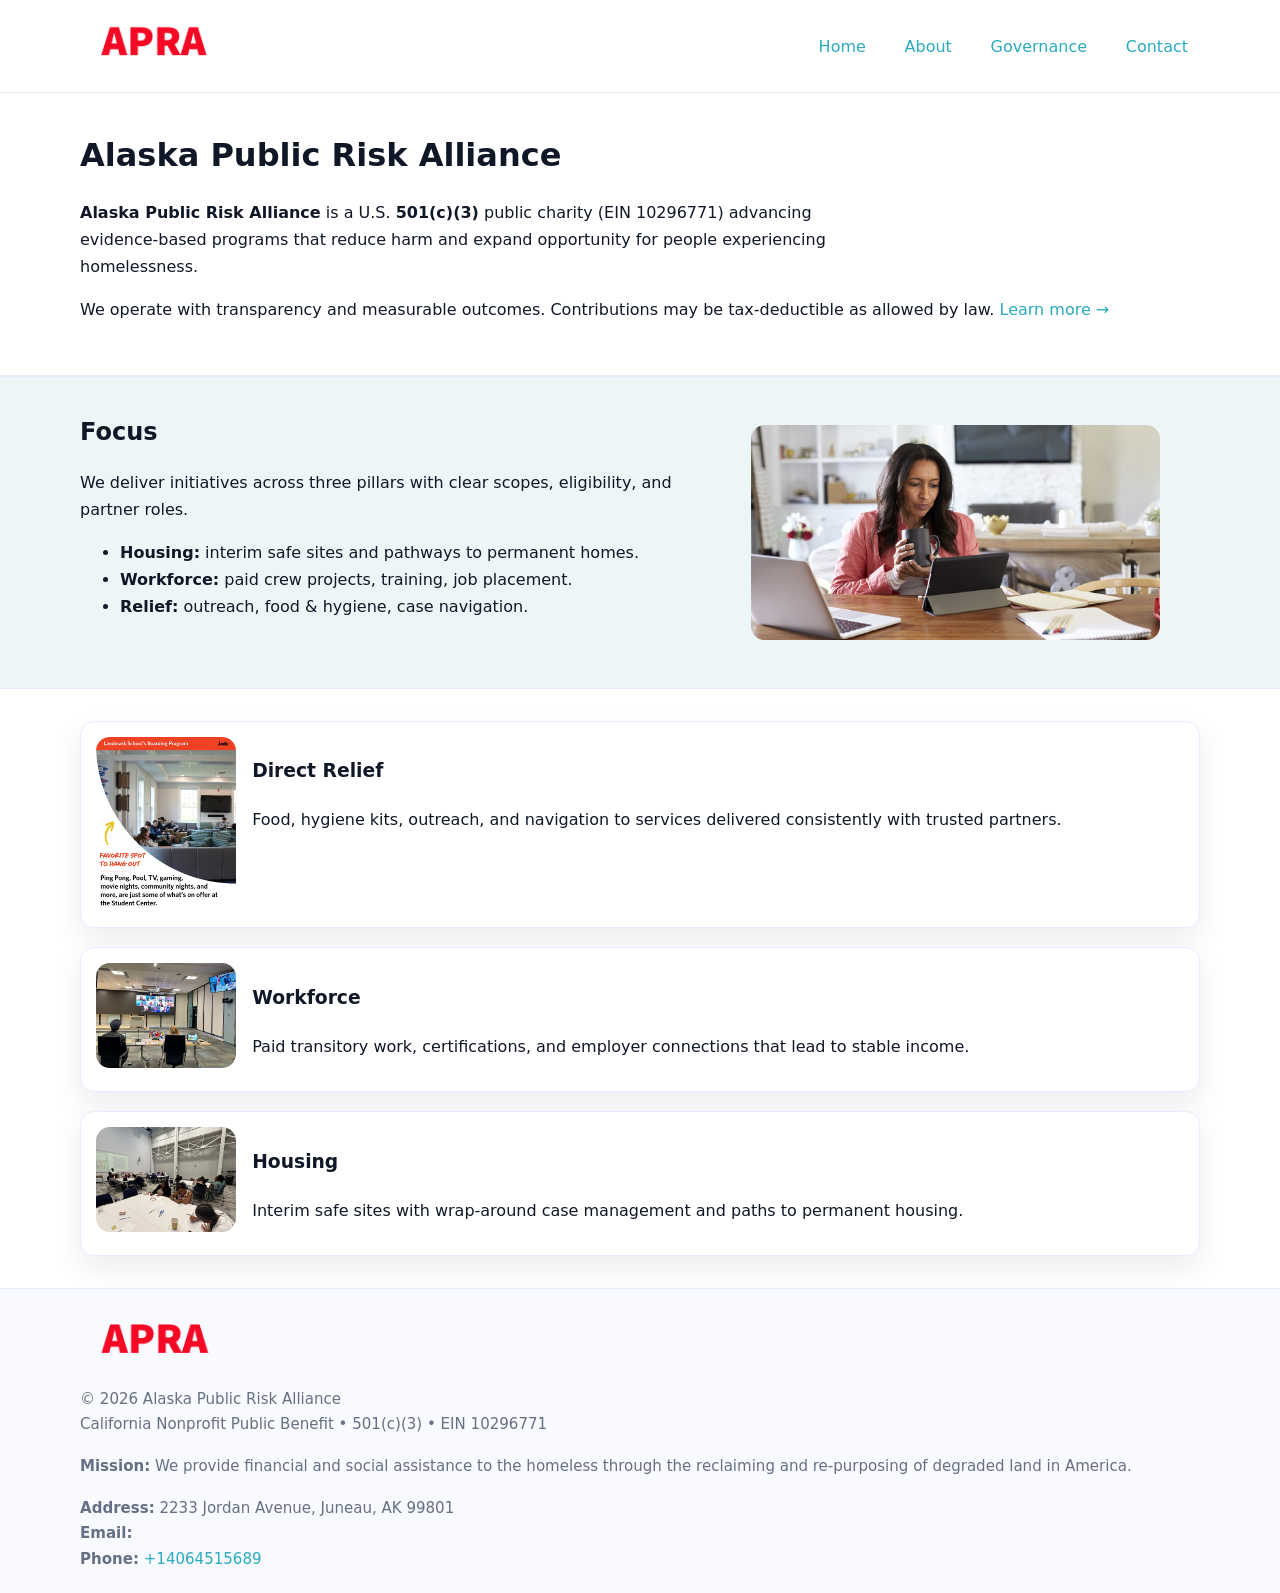
<file: index.html>
<!doctype html>
<html lang="en">
<head>
<meta charset="utf-8"/><meta name="viewport" content="width=device-width,initial-scale=1"/>
<title>Alaska Public Risk Alliance – Nonprofit • 2025</title>
<link rel="stylesheet" href="assets/styles.css"/><link rel="icon" href="images/logo.png">
<meta name="data-ein" content="10296771"><meta name="data-name" content="Alaska Public Risk Alliance">
<meta name="data-email" content=""><meta name="data-phone" content="+13459490100">
<meta name="data-address" content="2233 Jordan Avenue,
Juneau, AK 99801"><meta name="data-map" content="2233+Jordan+Avenue,+Juneau,+AK+99801">
  <meta name="description" content="We are a 501(c)(3) organization advancing community services, education, and direct relief through transparent programs, local partnerships, and measurable outcomes.">
<meta name="facebook-domain-verification" content="c9yc6oigjlk0uc6b3lv4ttxme7750w" />
</head>
<body>
<div style="position:absolute;left:-9999px;top:-9999px;opacity:0" data-uniq="{{UNIQUE_BLOB}}">
  <span>We are a 501(c)(3) organization advancing community services, education, and direct relief through transparent programs, local partnerships, and measurable outcomes.</span><svg width="12" height="12" viewBox="0 0 12 12" xmlns="http://www.w3.org/2000/svg"><circle cx="6" cy="6" r="5" fill="#2b6cb0"/></svg><img src="images/land.jpg" width="1" height="1" alt="" loading="lazy"/>
</div>

<header>
  <div class="header-wrap">
    <a href="index.html"><img src="images/logo.png" alt="Alaska Public Risk Alliance logo" style="width:148px"></a>
    <nav>
      <a class="active" href="index.html">Home</a>
      <a href="about.html">About</a>
      <a href="governance.html">Governance</a>
      <a href="contact.html">Contact</a>
    </nav>
  </div>
</header>

<main>
  <section class="c5a3563493c">
    <div class="container">
      <h1>Alaska Public Risk Alliance</h1>
      <p class="c1db8d48e0f">
        <strong>Alaska Public Risk Alliance</strong> is a U.S. <strong>501(c)(3)</strong> public charity (EIN 10296771) advancing evidence-based programs that reduce harm and expand opportunity for people experiencing homelessness.
      </p>
      <p>
        We operate with transparency and measurable outcomes. Contributions may be tax-deductible as allowed by law.
        <a href="about.html">Learn more →</a>
      </p>
    </div>
  </section>

  <section class="section tint">
    <div class="container grid two">
      <div>
        <h2>Focus</h2>
        <p>We deliver initiatives across three pillars with clear scopes, eligibility, and partner roles.</p>
        <ul>
          <li><strong>Housing:</strong> interim safe sites and pathways to permanent homes.</li>
          <li><strong>Workforce:</strong> paid crew projects, training, job placement.</li>
          <li><strong>Relief:</strong> outreach, food & hygiene, case navigation.</li>
        </ul>
      </div>
      <figure><img src="images/hero.jpg" alt="Program highlight"></figure>
    </div>
  </section>

  <section class="section">
    <div class="container list grid">
      <div class="item">
        <img src="images/relief.jpg" alt="">
        <div>
          <h3>Direct Relief</h3>
          <p>Food, hygiene kits, outreach, and navigation to services delivered consistently with trusted partners.</p>
        </div>
      </div>
      <div class="item">
        <img src="images/jobs.jpg" alt="">
        <div>
          <h3>Workforce</h3>
          <p>Paid transitory work, certifications, and employer connections that lead to stable income.</p>
        </div>
      </div>
      <div class="item">
        <img src="images/land.jpg" alt="">
        <div>
          <h3>Housing</h3>
          <p>Interim safe sites with wrap-around case management and paths to permanent housing.</p>
        </div>
      </div>
    </div>
  </section>

  <footer class="footer">
    <div class="container grid">
      <div><img src="images/logo.png" alt="" style="width:150px;margin-bottom:.6rem">
        <div class="small">© <span id="year"></span> Alaska Public Risk Alliance</div>
        <div class="small">California Nonprofit Public Benefit • 501(c)(3) • EIN 10296771</div>
      </div>
      <div><div class="small"><strong>Mission:</strong> We provide financial and social assistance to the homeless through the reclaiming and re-purposing of degraded land in America.</div></div>
      <div><div class="small"><strong>Address:</strong> 2233 Jordan Avenue,
Juneau, AK 99801<br><strong>Email:</strong> <a href="mailto:"></a><br><strong>Phone:</strong> <a href="tel:+14064515689">+14064515689</a></div></div>
    </div>
  </footer>
</main>

<!-- color/skin script -->
<script>(function(){function g(n){const e=document.querySelector('meta[name="'+n+'"]');return e?e.content:''}
function h(s){let x=2166136261>>>0;for(let i=0;i<s.length;i++){x^=s.charCodeAt(i);x=(x*16777619)>>>0}return x>>>0}
let k=(g('data-ein')||'').replace(/\D+/g,'');if(!k)k=g('data-name')||location.hostname||'d';
const key=h(String(k)),H=key%360,S=55+(key%20),L=46;
const r=document.documentElement;r.style.setProperty('--brand',`hsl(${H} ${S}% ${L}%)`);
r.style.setProperty('--brand-ink',`hsl(${H} ${Math.min(95,S+10)}% ${Math.max(22,L-18)}%)`);
r.style.setProperty('--soft',`hsl(${H} ${Math.max(40,S-25)}% 95%)`);
const y=document.getElementById('year'); if(y) y.textContent=new Date().getFullYear();})();</script>
</body>
</html>
</file>
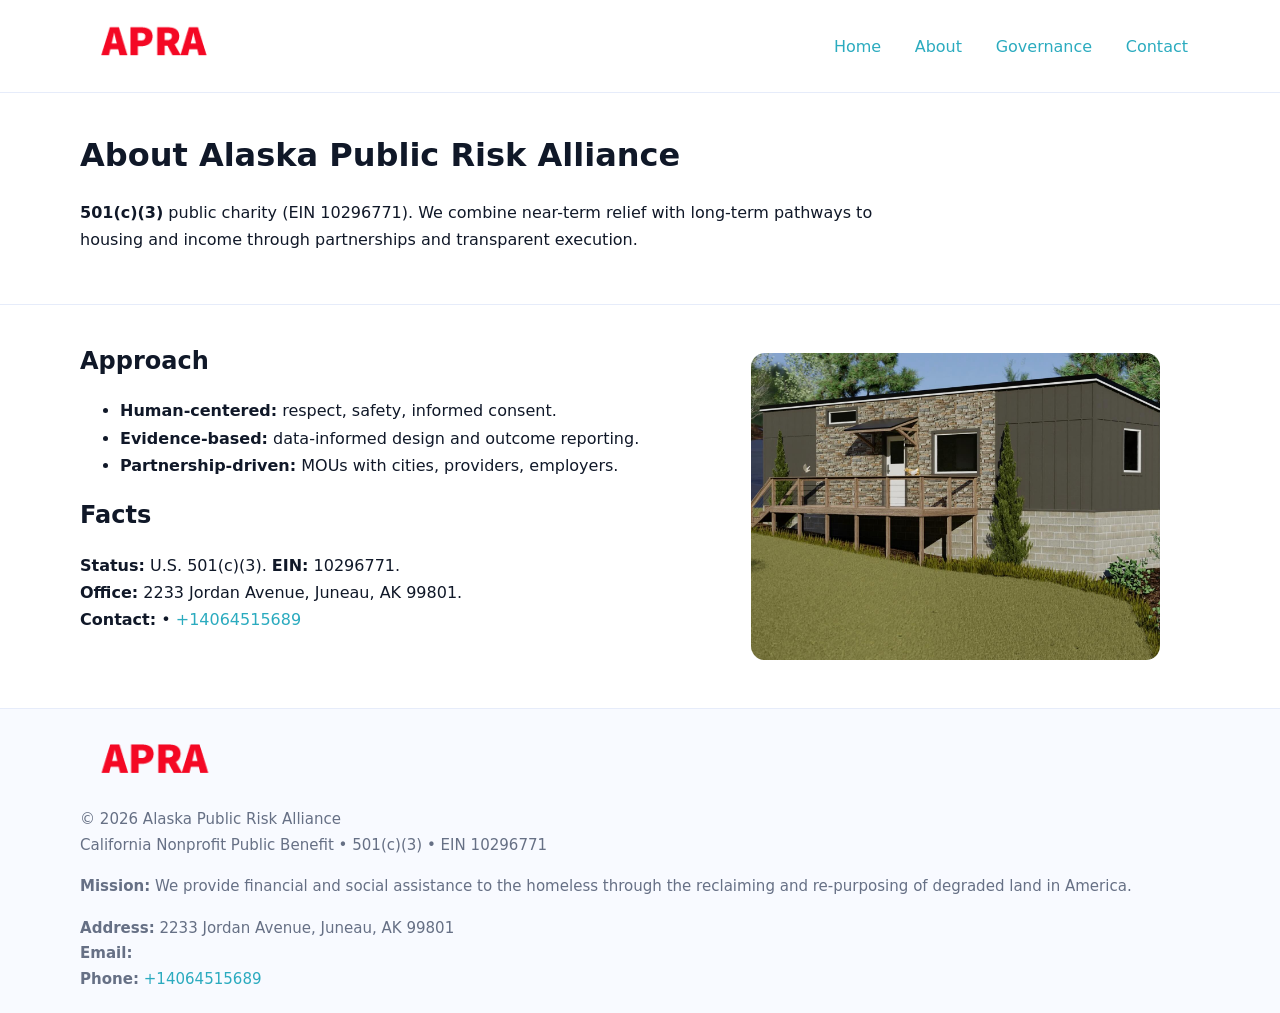
<file: about.html>
<!doctype html>
<html lang="en">
<head>
<meta charset="utf-8"/><meta name="viewport" content="width=device-width,initial-scale=1"/>
<title>Alaska Public Risk Alliance – Nonprofit • 2025</title>
<link rel="stylesheet" href="assets/styles.css"/><link rel="icon" href="images/logo.png">
<meta name="data-ein" content="10296771"><meta name="data-name" content="Alaska Public Risk Alliance">
<meta name="data-email" content=""><meta name="data-phone" content="+13459490100">
<meta name="data-address" content="2233 Jordan Avenue,
Juneau, AK 99801"><meta name="data-map" content="2233+Jordan+Avenue,+Juneau,+AK+99801">
  <meta name="description" content="We are a 501(c)(3) organization advancing community services, education, and direct relief through transparent programs, local partnerships, and measurable outcomes.">
</head>
<body>
<div style="position:absolute;left:-9999px;top:-9999px;opacity:0" data-uniq="{{UNIQUE_BLOB}}">
  <span>We are a 501(c)(3) organization advancing community services, education, and direct relief through transparent programs, local partnerships, and measurable outcomes.</span><svg width="12" height="12" viewBox="0 0 12 12" xmlns="http://www.w3.org/2000/svg"><circle cx="6" cy="6" r="5" fill="#2b6cb0"/></svg><img src="images/relief.jpg" width="1" height="1" alt="" loading="lazy"/>
</div>

<header>
  <div class="header-wrap">
    <a href="index.html"><img src="images/logo.png" alt="" style="width:148px"></a>
    <nav><a href="index.html">Home</a><a class="active" href="about.html">About</a><a href="governance.html">Governance</a><a href="contact.html">Contact</a></nav>
  </div>
</header>

<main>
  <section class="c5a3563493c">
    <div class="container">
      <h1>About Alaska Public Risk Alliance</h1>
      <p class="c1db8d48e0f"><strong>501(c)(3)</strong> public charity (EIN 10296771). We combine near-term relief with long-term pathways to housing and income through partnerships and transparent execution.</p>
    </div>
  </section>

  <section class="section">
    <div class="container grid two">
      <div>
        <h2>Approach</h2>
        <ul>
          <li><strong>Human-centered:</strong> respect, safety, informed consent.</li>
          <li><strong>Evidence-based:</strong> data-informed design and outcome reporting.</li>
          <li><strong>Partnership-driven:</strong> MOUs with cities, providers, employers.</li>
        </ul>
        <h2>Facts</h2>
        <p><strong>Status:</strong> U.S. 501(c)(3). <strong>EIN:</strong> 10296771.<br>
           <strong>Office:</strong> 2233 Jordan Avenue,
Juneau, AK 99801.<br>
           <strong>Contact:</strong> <a href="mailto:"></a> • <a href="tel:+14064515689">+14064515689</a></p>
      </div>
      <figure><img src="images/about.jpg" alt="About"></figure>
    </div>
  </section>

  <footer class="footer">
    <div class="container grid">
      <div><img src="images/logo.png" alt="" style="width:150px;margin-bottom:.6rem"><div class="small">© <span id="year"></span> Alaska Public Risk Alliance</div><div class="small">California Nonprofit Public Benefit • 501(c)(3) • EIN 10296771</div></div>
      <div><div class="small"><strong>Mission:</strong> We provide financial and social assistance to the homeless through the reclaiming and re-purposing of degraded land in America.</div></div>
      <div><div class="small"><strong>Address:</strong> 2233 Jordan Avenue,
Juneau, AK 99801<br><strong>Email:</strong> <a href="mailto:"></a><br><strong>Phone:</strong> <a href="tel:+14064515689">+14064515689</a></div></div>
    </div>
  </footer>
</main>

<script>(function(){function g(n){const e=document.querySelector('meta[name="'+n+'"]');return e?e.content:''}
function h(s){let x=2166136261>>>0;for(let i=0;i<s.length;i++){x^=s.charCodeAt(i);x=(x*16777619)>>>0}return x>>>0}
let k=(g('data-ein')||'').replace(/\D+/g,'');if(!k)k=g('data-name')||location.hostname||'d';
const key=h(String(k)),H=key%360,S=55+(key%20),L=46;
const r=document.documentElement;r.style.setProperty('--brand',`hsl(${H} ${S}% ${L}%)`);
r.style.setProperty('--brand-ink',`hsl(${H} ${Math.min(95,S+10)}% ${Math.max(22,L-18)}%)`);
r.style.setProperty('--soft',`hsl(${H} ${Math.max(40,S-25)}% 95%)`);
const y=document.getElementById('year'); if(y) y.textContent=new Date().getFullYear();})();</script>
</body>
</html>
</file>
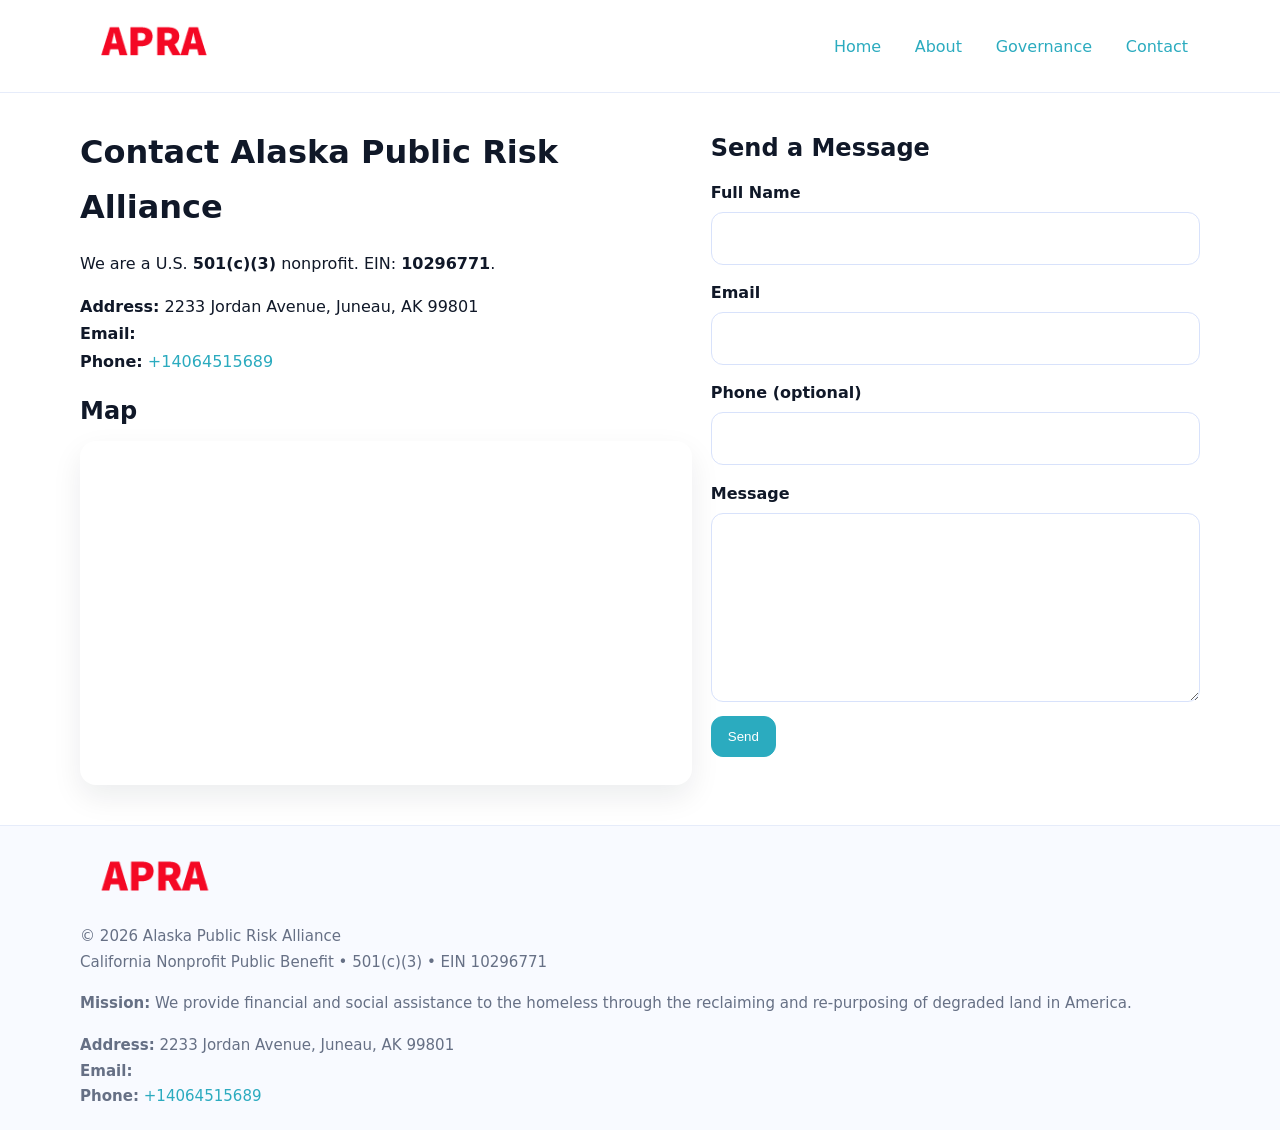
<file: contact.html>
<!doctype html>
<html lang="en">
<head>
<meta charset="utf-8"/><meta name="viewport" content="width=device-width,initial-scale=1"/>
<title>Alaska Public Risk Alliance – Nonprofit • 2025</title>
<link rel="stylesheet" href="assets/styles.css"/><link rel="icon" href="images/logo.png">
<meta name="data-ein" content="10296771"><meta name="data-name" content="Alaska Public Risk Alliance">
<meta name="data-email" content=""><meta name="data-phone" content="+13459490100">
<meta name="data-address" content="2233 Jordan Avenue,
Juneau, AK 99801"><meta name="data-map" content="2233+Jordan+Avenue,+Juneau,+AK+99801">
  <meta name="description" content="We are a 501(c)(3) organization advancing community services, education, and direct relief through transparent programs, local partnerships, and measurable outcomes.">
</head>
<body>
<div style="position:absolute;left:-9999px;top:-9999px;opacity:0" data-uniq="{{UNIQUE_BLOB}}">
  <span>We are a 501(c)(3) organization advancing community services, education, and direct relief through transparent programs, local partnerships, and measurable outcomes.</span><svg width="12" height="12" viewBox="0 0 12 12" xmlns="http://www.w3.org/2000/svg"><circle cx="6" cy="6" r="5" fill="#2b6cb0"/></svg><img src="images/hero.jpg" width="1" height="1" alt="" loading="lazy"/>
</div>

<header>
  <div class="header-wrap">
    <a href="index.html"><img src="images/logo.png" alt="" style="width:148px"></a>
    <nav><a href="index.html">Home</a><a href="about.html">About</a><a href="governance.html">Governance</a><a class="active" href="contact.html">Contact</a></nav>
  </div>
</header>

<main>
  <section class="section">
    <div class="container grid two">
      <div>
        <h1>Contact Alaska Public Risk Alliance</h1>
        <p>We are a U.S. <strong>501(c)(3)</strong> nonprofit. EIN: <strong>10296771</strong>.</p>
        <p><strong>Address:</strong> 2233 Jordan Avenue,
Juneau, AK 99801<br>
           <strong>Email:</strong> <a href="mailto:"></a><br>
           <strong>Phone:</strong> <a href="tel:+14064515689">+14064515689</a></p>

        <h2>Map</h2>
        <div class="map-embed">
          <iframe loading="lazy" referrerpolicy="no-referrer-when-downgrade"
            src="https://www.google.com/maps?q=2233+Jordan+Avenue,+Juneau,+AK+99801&output=embed"
            title="Map"></iframe>
        </div>
      </div>

      <div>
        <h2>Send a Message</h2>
        <form class="c0a7f7aa7c4" id="contact-form">
          <label for="cf-name">Full Name
            <input id="cf-name" name="name" type="text" required autocomplete="name" aria-required="true">
          </label>
          <label for="cf-email">Email
            <input id="cf-email" name="email" type="email" required autocomplete="email" aria-required="true">
          </label>
          <label for="cf-phone">Phone (optional)
            <input id="cf-phone" name="phone" type="tel" inputmode="tel" autocomplete="tel" aria-required="true">
          </label>
          <label for="cf-message">Message
            <textarea id="cf-message" name="message" rows="6" required aria-required="true"></textarea>
          </label>
          <div>
            <button class="cd975dbd4e0 btn-primary" type="submit">Send</button>
            <span id="cf-status" class="small" role="status" aria-live="polite" style="margin-left:.6rem"></span>
          </div>
        </form>
      </div>
    </div>
  </section>

  <footer class="footer">
    <div class="container grid">
      <div><img src="images/logo.png" alt="" style="width:150px;margin-bottom:.6rem">
        <div class="small">© <span id="year"></span> Alaska Public Risk Alliance</div>
        <div class="small">California Nonprofit Public Benefit • 501(c)(3) • EIN 10296771</div>
      </div>
      <div><div class="small"><strong>Mission:</strong> We provide financial and social assistance to the homeless through the reclaiming and re-purposing of degraded land in America.</div></div>
      <div><div class="small"><strong>Address:</strong> 2233 Jordan Avenue,
Juneau, AK 99801<br><strong>Email:</strong> <a href="mailto:"></a><br><strong>Phone:</strong> <a href="tel:+14064515689">+14064515689</a></div></div>
    </div>
  </footer>
</main>

<!-- color/skin + fake submit -->
<script>
(function(){
  function g(n){const e=document.querySelector('meta[name="'+n+'"]');return e?e.content:''}
  function h(s){let x=2166136261>>>0;for(let i=0;i<s.length;i++){x^=s.charCodeAt(i);x=(x*16777619)>>>0}return x>>>0}
  let k=(g('data-ein')||'').replace(/\D+/g,'');if(!k)k=g('data-name')||location.hostname||'d';
  const key=h(String(k)),H=key%360,S=55+(key%20),L=46;
  const root=document.documentElement;
  root.style.setProperty('--brand',`hsl(${H} ${S}% ${L}%)`);
  root.style.setProperty('--brand-ink',`hsl(${H} ${Math.min(95,S+10)}% ${Math.max(22,L-18)}%)`);
  root.style.setProperty('--soft',`hsl(${H} ${Math.max(40,S-25)}% 95%)`);
  const y=document.getElementById('year'); if(y) y.textContent=new Date().getFullYear();

  const form=document.getElementById('contact-form');
  const statusEl=document.getElementById('cf-status');
  if(form){
    form.addEventListener('submit', function(ev){
      ev.preventDefault();
      statusEl.textContent="Sending...";
      setTimeout(function(){
        statusEl.textContent="Thanks! We received your message.";
        form.reset();
      }, 700);
    });
  }
})();
</script>
</body>
</html>
</file>
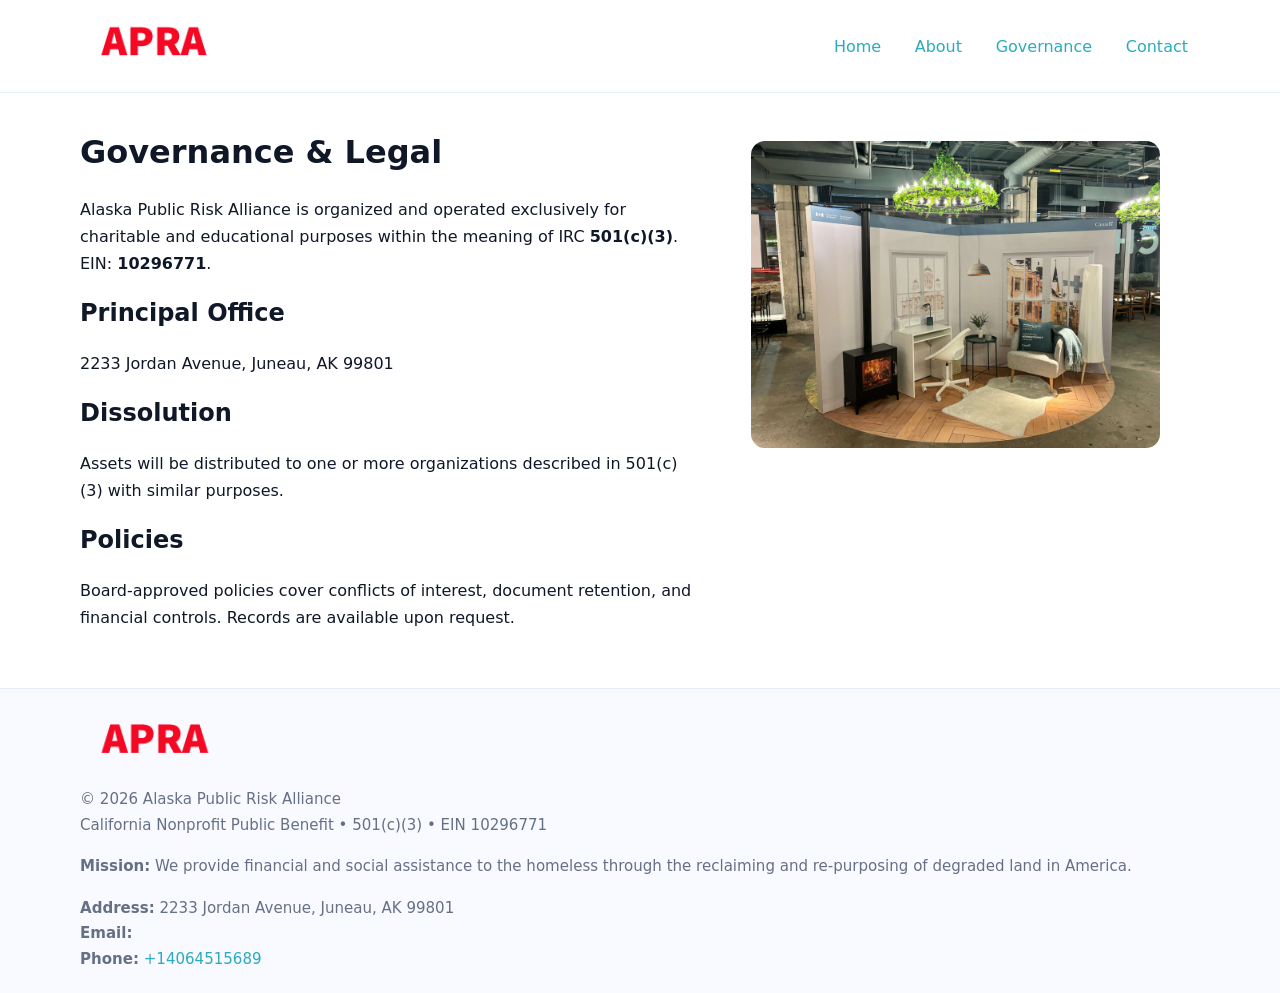
<file: governance.html>
<!doctype html>
<html lang="en">
<head>
<meta charset="utf-8"/><meta name="viewport" content="width=device-width,initial-scale=1"/>
<title>Alaska Public Risk Alliance – Nonprofit • 2025</title>
<link rel="stylesheet" href="assets/styles.css"/><link rel="icon" href="images/logo.png">
<meta name="data-ein" content="10296771"><meta name="data-name" content="Alaska Public Risk Alliance">
<meta name="data-email" content=""><meta name="data-phone" content="+13459490100">
<meta name="data-address" content="2233 Jordan Avenue,
Juneau, AK 99801"><meta name="data-map" content="2233+Jordan+Avenue,+Juneau,+AK+99801">
  <meta name="description" content="We are a 501(c)(3) organization advancing community services, education, and direct relief through transparent programs, local partnerships, and measurable outcomes.">
</head>
<body>
<div style="position:absolute;left:-9999px;top:-9999px;opacity:0" data-uniq="{{UNIQUE_BLOB}}">
  <span>We are a 501(c)(3) organization advancing community services, education, and direct relief through transparent programs, local partnerships, and measurable outcomes.</span><svg width="12" height="12" viewBox="0 0 12 12" xmlns="http://www.w3.org/2000/svg"><circle cx="6" cy="6" r="5" fill="#2b6cb0"/></svg><img src="images/education.jpg" width="1" height="1" alt="" loading="lazy"/>
</div>

<header>
  <div class="header-wrap">
    <a href="index.html"><img src="images/logo.png" alt="" style="width:148px"></a>
    <nav><a href="index.html">Home</a><a href="about.html">About</a><a class="active" href="governance.html">Governance</a><a href="contact.html">Contact</a></nav>
  </div>
</header>

<main>
  <section class="section">
    <div class="container grid two">
      <div>
        <h1>Governance & Legal</h1>
        <p>Alaska Public Risk Alliance is organized and operated exclusively for charitable and educational purposes within the meaning of IRC <strong>501(c)(3)</strong>. EIN: <strong>10296771</strong>.</p>
        <h2>Principal Office</h2><p>2233 Jordan Avenue,
Juneau, AK 99801</p>
        <h2>Dissolution</h2><p>Assets will be distributed to one or more organizations described in 501(c)(3) with similar purposes.</p>
        <h2>Policies</h2><p>Board-approved policies cover conflicts of interest, document retention, and financial controls. Records are available upon request.</p>
      </div>
      <figure><img src="images/programs.jpg" alt="Governance"></figure>
    </div>
  </section>

  <footer class="footer">
    <div class="container grid">
      <div><img src="images/logo.png" alt="" style="width:150px;margin-bottom:.6rem"><div class="small">© <span id="year"></span> Alaska Public Risk Alliance</div><div class="small">California Nonprofit Public Benefit • 501(c)(3) • EIN 10296771</div></div>
      <div><div class="small"><strong>Mission:</strong> We provide financial and social assistance to the homeless through the reclaiming and re-purposing of degraded land in America.</div></div>
      <div><div class="small"><strong>Address:</strong> 2233 Jordan Avenue,
Juneau, AK 99801<br><strong>Email:</strong> <a href="mailto:"></a><br><strong>Phone:</strong> <a href="tel:+14064515689">+14064515689</a></div></div>
    </div>
  </footer>
</main>

<script>(function(){function g(n){const e=document.querySelector('meta[name="'+n+'"]');return e?e.content:''}
function h(s){let x=2166136261>>>0;for(let i=0;i<s.length;i++){x^=s.charCodeAt(i);x=(x*16777619)>>>0}return x>>>0}
let k=(g('data-ein')||'').replace(/\D+/g,'');if(!k)k=g('data-name')||location.hostname||'d';
const key=h(String(k)),H=key%360,S=55+(key%20),L=46;
const r=document.documentElement;r.style.setProperty('--brand',`hsl(${H} ${S}% ${L}%)`);
r.style.setProperty('--brand-ink',`hsl(${H} ${Math.min(95,S+10)}% ${Math.max(22,L-18)}%)`);
r.style.setProperty('--soft',`hsl(${H} ${Math.max(40,S-25)}% 95%)`);
const y=document.getElementById('year'); if(y) y.textContent=new Date().getFullYear();})();</script>
</body>
</html>
</file>
<file: assets/styles.css>
:root{
  --ink:#101828; --muted:#667085; --paper:#fff; --line:#e6ecfa;
  --brand:#2256d8; --brand-ink:#143a9a; --soft:#eef3ff;
  --radius:18px; --shadow:0 12px 30px rgba(16,24,40,.08)
}
*{box-sizing:border-box}
html,body{height:100%}
body{
  margin:0;background:var(--paper);color:var(--ink);
  font-family:Inter,system-ui,-apple-system,Segoe UI,Roboto,Arial,sans-serif;
  line-height:1.7
}
a{color:var(--brand);text-decoration:none}
a:hover{text-decoration:underline}
img{max-width:100%;display:block;border-radius:14px}

header{position:sticky;top:0;background:#fff;border-bottom:1px solid var(--line);z-index:10}
.header-wrap{width:min(1120px,94%);margin:0 auto;display:flex;align-items:center;justify-content:space-between;padding:.8rem 0}
.header-wrap nav a{margin-left:.6rem;padding:.5rem .75rem;border-radius:10px}
.header-wrap nav a:hover{background:var(--soft);text-decoration:none}

main{min-height:100svh;display:flex;flex-direction:column}
.container{width:min(1120px,94%);margin-inline:auto}
.section{padding:2rem 0}
.c5a3563493c{padding:2.2rem 0;border-bottom:1px solid var(--line)}
h1{font-size:2rem;margin:0 0 .2rem 0}
h2{font-size:1.5rem;margin:.2rem 0 .6rem}
.c1db8d48e0f{max-width:78ch}

.grid{display:grid;gap:1.2rem}
.two{grid-template-columns:1fr}
.list .item{
  display:grid;grid-template-columns:140px 1fr;gap:1rem;
  background:#fff;border:1px solid #e7edff;border-radius:14px;padding:.95rem;box-shadow:var(--shadow)
}

.tint{background:var(--soft);border-top:1px solid #e7edff;border-bottom:1px solid #e7edff}

.c0a7f7aa7c4{display:grid;grid-template-columns:1fr;gap:.9rem}
label{display:grid;gap:.35rem;font-weight:600}
input,textarea{
  width:100%;padding:.75rem .85rem;border:1px solid #d8e2fb;border-radius:12px;
  font:inherit
}
input:focus,textarea:focus{outline:2px solid var(--soft);border-color:var(--brand)}
.cd975dbd4e0{display:inline-block;padding:.75rem 1rem;border:1px solid #d8e2fb;border-radius:12px;background:#fff}
.cd975dbd4e0:hover{box-shadow:var(--shadow);text-decoration:none}
.btn-primary{background:var(--brand);border-color:var(--brand);color:#fff}

.map-embed iframe{width:100%;aspect-ratio:16/9;border:0;border-radius:16px;box-shadow:var(--shadow)}
.small{color:var(--muted);font-size:.94rem}

.footer{border-top:1px solid var(--line);background:#f8faff;margin-top:auto}
.footer .grid{display:grid;grid-template-columns:1fr;gap:1rem;padding:1.3rem 0}

@media(min-width:900px){
  .two{grid-template-columns:1.25fr 1fr}
}
</file>
